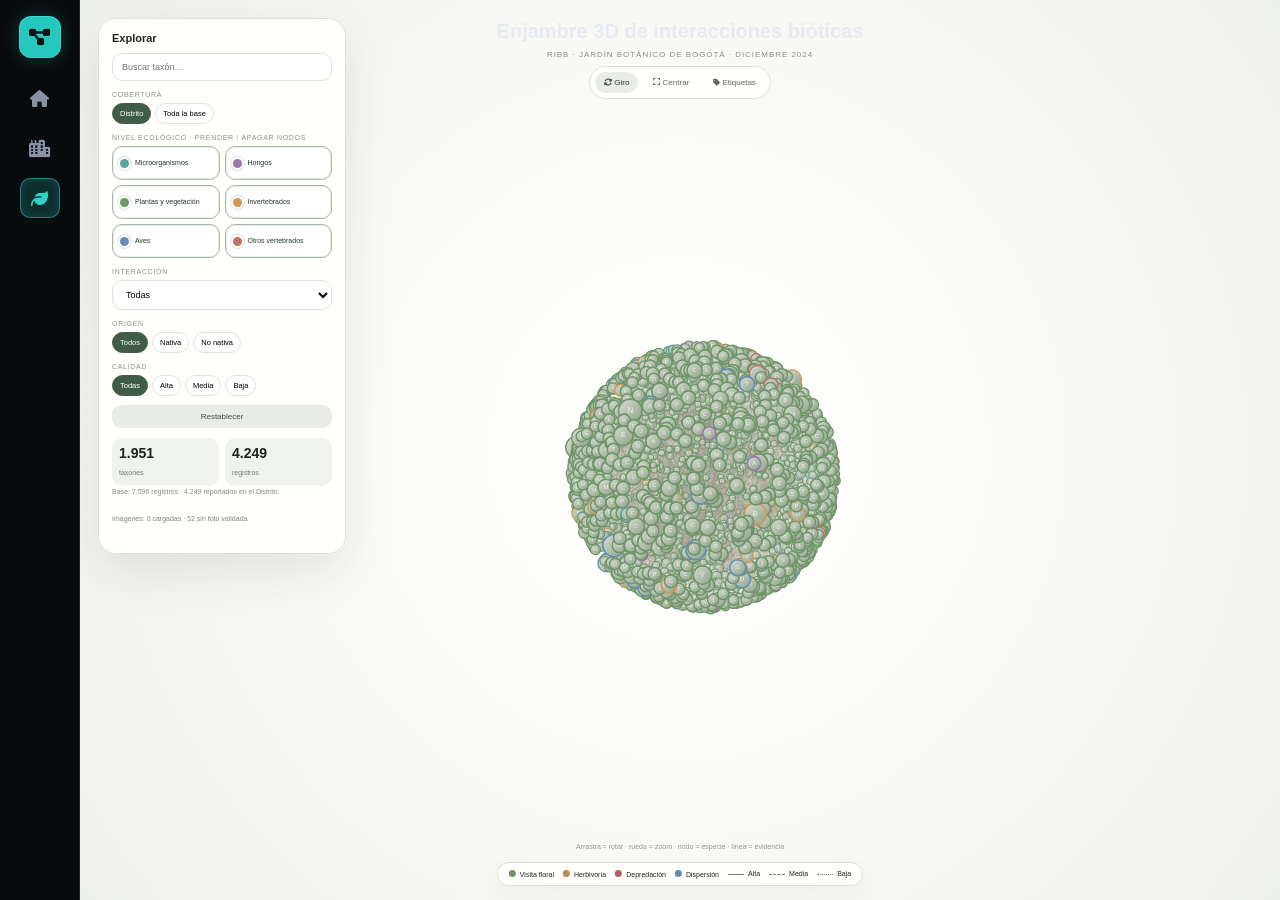
<file: modules/network-02/red.html>
<!doctype html>
<html lang="es">
<head>
<meta charset="utf-8"><meta name="viewport" content="width=device-width,initial-scale=1">
<title>Interacciones bióticas · Enjambre 3D RIBB</title>
<link rel="stylesheet" href="../../css/main.css"><link rel="stylesheet" href="../../css/sidebar.css">
<link rel="stylesheet" href="https://cdnjs.cloudflare.com/ajax/libs/font-awesome/6.5.1/css/all.min.css">
<style>
:root{--paper:#f7f7f3;--ink:#1f241f;--muted:#737a72;--glass:rgba(255,255,252,.94);--hair:#dde2d9;--green:#415c46;--shadow:0 18px 50px rgba(31,40,31,.10)}
*{box-sizing:border-box}html,body{margin:0;height:100%}body{font-family:Inter,Arial,sans-serif;background:var(--paper);color:var(--ink);overflow:hidden}
.app{display:flex;height:100vh}.main{position:relative;flex:1;min-width:0}.sidebar{z-index:60}
#swarm{position:absolute;inset:0;width:100%;height:100%;background:radial-gradient(circle at 50% 50%,#fff 0,#fafaf6 48%,#eef1e9 100%);touch-action:none;cursor:grab}
#swarm.dragging{cursor:grabbing}
.title{position:absolute;z-index:8;top:20px;left:50%;transform:translateX(-50%);text-align:center;pointer-events:none}
.title h1{margin:0;font-size:20px;font-weight:650}.title p{margin:6px 0;font-size:8px;text-transform:uppercase;letter-spacing:.12em;color:#8a9088}
.panel{position:absolute;z-index:15;background:var(--glass);border:1px solid var(--hair);box-shadow:var(--shadow);backdrop-filter:blur(18px)}
.filters{left:18px;top:18px;width:248px;padding:13px;border-radius:18px;max-height:calc(100vh - 36px);overflow:auto}
.detail{right:18px;top:18px;bottom:18px;width:330px;padding:18px;border-radius:20px;overflow:auto;transform:translateX(calc(100% + 36px));opacity:0;pointer-events:none;transition:.25s ease}
.detail.open{transform:none;opacity:1;pointer-events:auto}
.close{position:absolute;right:12px;top:12px;border:0;border-radius:50%;width:28px;height:28px;background:#edf0e9;cursor:pointer}
h3{font-size:11px;margin:0 0 9px}.label{display:block;font-size:7px;text-transform:uppercase;letter-spacing:.1em;color:#8a9088;margin:10px 0 5px}
.search,select{width:100%;border:1px solid var(--hair);background:#fff;border-radius:10px;padding:8px 9px;font-size:9px;outline:none}
.checks{display:flex;gap:4px;flex-wrap:wrap}.btn{border:1px solid var(--hair);background:#fff;border-radius:999px;padding:5px 7px;font-size:7.5px;cursor:pointer}
.btn.active{background:var(--green);color:#fff;border-color:var(--green)}
.eco-grid{display:grid;grid-template-columns:1fr 1fr;gap:5px}.eco-btn{min-height:34px;border:1px solid var(--hair);background:#fff;border-radius:10px;padding:6px 7px;display:flex;align-items:center;gap:6px;text-align:left;font-size:7px;color:#687068;cursor:pointer;line-height:1.15}.eco-btn i{width:9px;height:9px;border-radius:50%;flex:0 0 auto;box-shadow:0 0 0 2px #fff,0 0 0 3px #dfe4dc}.eco-btn:not(.active){opacity:.38;background:#f2f3ef;text-decoration:line-through}.eco-btn.active{border-color:#aab6aa;color:#26352a;box-shadow:inset 0 0 0 1px #e9ede7}.stats{display:flex;gap:6px;margin-top:10px}.stat{flex:1;background:#f0f3ec;border-radius:10px;padding:7px}.stat b{display:block;font-size:14px}.stat span{font-size:7px;color:var(--muted)}
.reset{width:100%;margin-top:9px;border:0;background:#e8ece4;color:#465044;border-radius:9px;padding:7px;font-size:8px;cursor:pointer}
.viewbar{position:absolute;z-index:10;top:18px;left:50%;transform:translateX(-50%);margin-top:48px;display:flex;gap:6px;background:rgba(255,255,252,.88);border:1px solid var(--hair);border-radius:999px;padding:5px;backdrop-filter:blur(12px)}
.viewbar button{border:0;background:transparent;border-radius:999px;padding:6px 9px;font-size:8px;color:#5d665b;cursor:pointer}
.viewbar button.active{background:#e8ece4;color:#2e3b2f}
.detail h2{font-size:16px;margin:0 34px 8px 0;font-style:italic}.detail p{font-size:10px;line-height:1.55;color:#555d54}
.detail h4{font-size:8px;text-transform:uppercase;letter-spacing:.1em;color:#8a9088;margin:15px 0 6px}
.hero{height:150px;border-radius:14px;background:#e7eae3 center/cover;margin:10px 0}.badge{display:inline-block;font-size:7.5px;padding:5px 7px;background:#edf0e9;border-radius:999px;margin:2px}
.warning{padding:10px;border-radius:10px;background:#f5f0df;color:#695c37;font-size:8px;line-height:1.45}
.legend{position:absolute;left:50%;bottom:14px;transform:translateX(-50%);z-index:9;background:rgba(255,255,252,.94);border:1px solid var(--hair);border-radius:999px;padding:7px 11px;display:flex;gap:9px;font-size:7px;box-shadow:0 8px 25px #0000000b;white-space:nowrap}
.dot{width:7px;height:7px;border-radius:50%;display:inline-block;margin-right:4px}.line{display:inline-block;width:16px;border-top:1.5px solid #777;margin-right:4px;vertical-align:middle}.dash{border-top-style:dashed}.dotline{border-top-style:dotted}
.loading{position:absolute;inset:0;display:grid;place-items:center;background:var(--paper);z-index:70;font-size:11px;color:#777}.hint{position:absolute;left:50%;bottom:50px;transform:translateX(-50%);font-size:7px;color:#929890;z-index:8;pointer-events:none}
.small{font-size:7px!important;color:#888!important}.imageState{font-size:7px;color:#7f857c;margin-top:6px}
.tooltip{position:absolute;z-index:20;pointer-events:none;background:#202720;color:#fff;border-radius:8px;padding:6px 8px;font-size:8px;display:none;max-width:180px}

.subnet-modal{position:fixed;inset:0;z-index:120;background:rgba(4,8,6,.94);display:none;align-items:center;justify-content:center;padding:34px;backdrop-filter:blur(12px)}
.subnet-modal.open{display:flex}
.subnet-shell{position:relative;width:min(1180px,94vw);height:min(760px,88vh);border:1px solid rgba(255,255,255,.12);border-radius:24px;background:radial-gradient(circle at 50% 48%,#172019 0,#090d0a 48%,#040604 100%);overflow:hidden;box-shadow:0 24px 90px #0008}
.subnet-head{position:absolute;left:24px;top:20px;z-index:8;color:#fff}
.subnet-head .ey{font-size:8px;letter-spacing:.14em;text-transform:uppercase;color:#9db1a2;margin-bottom:5px}
.subnet-head h2{margin:0;font-size:18px;font-style:italic}
.subnet-head p{margin:6px 0 0;font-size:9px;color:#98a69b;max-width:480px;line-height:1.45}
.subnet-close{position:absolute;right:18px;top:18px;z-index:12;width:38px;height:38px;border:1px solid #ffffff26;border-radius:50%;background:#ffffff12;color:#fff;cursor:pointer;font-size:16px}
.subnet-stage{position:absolute;inset:0}
.subnet-svg{position:absolute;inset:0;width:100%;height:100%}
.sub-ring{display:none}.eco-zone-label{font:600 9px Inter,Arial;letter-spacing:.11em;text-transform:uppercase;opacity:.72}
.sub-node{position:absolute;transform:translate(-50%,-50%);display:flex;flex-direction:column;align-items:center;gap:4px;cursor:pointer;z-index:5;width:100px;color:#fff}
.sub-node .pic{width:54px;height:54px;border-radius:50%;overflow:hidden;border:2px solid #fff;background:#36443a;box-shadow:0 8px 24px #0008;display:grid;place-items:center;font-size:18px;font-weight:700;color:#dce5de}
.sub-node.center .pic{width:84px;height:84px;border-width:3px}
.sub-node img{width:100%;height:100%;object-fit:cover;display:block}
.sub-node .nm{font-size:8px;line-height:1.15;text-align:center;text-shadow:0 1px 4px #000;max-width:105px}
.sub-node.center .nm{font-size:12px;font-weight:700}
.sub-node .rel{font-size:6px;line-height:1.1;text-transform:uppercase;letter-spacing:.05em;opacity:.78;text-align:center}
.sub-node:hover .pic{box-shadow:0 0 0 4px #ffffff1f,0 8px 28px #000}
.subnet-legend{position:absolute;left:24px;bottom:18px;z-index:8;display:flex;gap:11px;flex-wrap:wrap;color:#b7c1ba;font-size:8px}
.subnet-legend span{display:flex;align-items:center;gap:5px}.subnet-legend i{width:18px;height:2px;border-radius:2px;display:block}
.subnet-note{position:absolute;right:24px;bottom:18px;color:#7f8c82;font-size:8px;z-index:8}
@media(max-width:760px){.subnet-modal{padding:10px}.subnet-shell{width:100%;height:86vh}.sub-node{width:82px}.sub-node .pic{width:48px;height:48px}.sub-node.center .pic{width:72px;height:72px}.sub-node .nm{font-size:7px}.subnet-head{left:14px;top:14px}.subnet-legend{left:14px;bottom:12px;max-width:70%}}

body.embed .sidebar,body.embed .title,body.embed .filters,body.embed .detail,body.embed .viewbar,body.embed .hint{display:none!important}
body.embed .app,body.embed .main{width:100vw;height:100vh}
body.embed #swarm{inset:0}
body.embed .legend{bottom:12px;background:rgba(255,255,252,.88)}
body.embed .subnet-modal{z-index:200}
body.storymode{background:#050806;color:#eef6ef}
body.storymode #swarm{background:radial-gradient(circle at 50% 50%,#101a13 0,#071009 48%,#020403 100%)}
body.storymode .legend{background:rgba(5,9,6,.78);border-color:rgba(255,255,255,.08);color:#c9d5cb}
body.storymode .legend .label,body.storymode .legend .small{color:#aebbb1}

.subnet-edit-btn{position:absolute;right:68px;top:18px;z-index:30;border:1px solid #d9f3df;background:#dff4e4;color:#17301f;border-radius:999px;padding:10px 14px;font-size:8px;font-weight:800;cursor:pointer}
.subnet-editor{position:absolute;right:18px;top:66px;z-index:25;width:280px;max-height:calc(100% - 100px);overflow:auto;background:rgba(13,19,15,.97);border:1px solid #ffffff22;border-radius:16px;padding:12px;color:#eef4ef;box-shadow:0 18px 50px #0008;backdrop-filter:blur(14px)}
.subnet-editor.closed{display:none}.subnet-editor h3{font-size:12px;margin:0 0 9px}.subnet-editor .field{display:grid;grid-template-columns:74px 1fr;gap:8px;align-items:center;margin:7px 0}.subnet-editor label{font-size:7px;color:#9caaa0;text-transform:uppercase;letter-spacing:.08em}
.subnet-editor input,.subnet-editor select,.subnet-editor textarea{width:100%;box-sizing:border-box;background:#07100a;color:#fff;border:1px solid #ffffff20;border-radius:8px;padding:7px;font:8px Inter,Arial}.subnet-editor textarea{height:96px;resize:vertical}
.subnet-editor .row{display:flex;gap:6px;flex-wrap:wrap;margin-top:8px}.subnet-editor button{border:1px solid #ffffff22;background:#ffffff0d;color:#fff;border-radius:999px;padding:7px 9px;font-size:7px;cursor:pointer}.subnet-editor button.primary{background:#dff4e4;color:#17301f;font-weight:800}
.sub-node.editing{cursor:grab}.sub-node.editing:active{cursor:grabbing}.sub-node.selected .pic{box-shadow:0 0 0 4px #f0e48b,0 8px 28px #000}.subnet-svg .selected-edge{filter:drop-shadow(0 0 5px currentColor)}
</style>
</head>
<body><div class="app">
<aside class="sidebar">
<a class="brand-icon" href="../../index.html"><i class="fa-solid fa-diagram-project"></i></a>
<nav class="icon-nav">
<a href="../../index.html" class="icon-nav-item"><i class="fa-solid fa-house"></i></a>
<a href="../network-01/index.html" class="icon-nav-item"><i class="fa-solid fa-city"></i></a>
<a href="index.html" class="icon-nav-item active"><i class="fa-solid fa-leaf"></i></a>
</nav></aside>
<main class="main">
<div id="loading" class="loading">Cargando RIBB y preparando el enjambre 3D…</div>
<canvas id="swarm"></canvas>
<div class="tooltip" id="tooltip"></div>

<div class="title">
  <h1>Enjambre 3D de interacciones bióticas</h1>
  <p>RIBB · Jardín Botánico de Bogotá · diciembre 2024</p>
</div>

<div class="viewbar">
  <button id="autoRotate" class="active"><i class="fa-solid fa-rotate"></i> Giro</button>
  <button id="fitView"><i class="fa-solid fa-expand"></i> Centrar</button>
  <button id="labels"><i class="fa-solid fa-tag"></i> Etiquetas</button>
</div>

<aside class="panel filters">
<h3>Explorar</h3>
<input id="search" class="search" placeholder="Buscar taxón…">
<span class="label">Cobertura</span>
<div class="checks" id="district">
  <button class="btn active" data-v="SI">Distrito</button>
  <button class="btn" data-v="ALL">Toda la base</button>
</div>
<span class="label">Nivel ecológico · prender / apagar nodos</span>
<div class="eco-grid" id="ecoGroups">
  <button class="eco-btn active" data-eco="micro"><i style="background:#57a6a1"></i><span>Microorganismos</span></button>
  <button class="eco-btn active" data-eco="fungi"><i style="background:#9a78aa"></i><span>Hongos</span></button>
  <button class="eco-btn active" data-eco="plants"><i style="background:#6f9569"></i><span>Plantas y vegetación</span></button>
  <button class="eco-btn active" data-eco="invert"><i style="background:#d09a55"></i><span>Invertebrados</span></button>
  <button class="eco-btn active" data-eco="birds"><i style="background:#668eb5"></i><span>Aves</span></button>
  <button class="eco-btn active" data-eco="vertebrates"><i style="background:#c46f67"></i><span>Otros vertebrados</span></button>
</div>
<span class="label">Interacción</span>
<select id="interaction"><option value="ALL">Todas</option></select>
<span class="label">Origen</span>
<div class="checks" id="origin">
  <button class="btn active" data-v="ALL">Todos</button>
  <button class="btn" data-v="Nativa">Nativa</button>
  <button class="btn" data-v="No nativa">No nativa</button>
</div>
<span class="label">Calidad</span>
<div class="checks" id="quality">
  <button class="btn active" data-v="ALL">Todas</button>
  <button class="btn" data-v="Alta">Alta</button>
  <button class="btn" data-v="Media">Media</button>
  <button class="btn" data-v="Baja">Baja</button>
</div>
<button id="reset" class="reset">Restablecer</button>
<div class="stats">
  <div class="stat"><b id="nodes">0</b><span>taxones</span></div>
  <div class="stat"><b id="edges">0</b><span>registros</span></div>
</div>
<p id="meta" class="small"></p>
<p id="imageProgress" class="imageState"></p>
</aside>

<aside id="detail" class="panel detail">
<button id="close" class="close"><i class="fa-solid fa-xmark"></i></button>
<h2>Selecciona un elemento</h2>
<p>Arrastra para rotar el enjambre. Usa la rueda para acercar o alejar. Haz clic en un nodo o en una conexión para consultar su evidencia.</p>
</aside>

<div class="hint">Arrastra = rotar · rueda = zoom · nodo = especie · línea = evidencia</div>

<div class="legend">
<span><i class="dot" style="background:#6f9569"></i>Visita floral</span>
<span><i class="dot" style="background:#be8b57"></i>Herbivoría</span>
<span><i class="dot" style="background:#b45f5f"></i>Depredación</span>
<span><i class="dot" style="background:#648bb2"></i>Dispersión</span>
<span><i class="line"></i>Alta</span>
<span><i class="line dash"></i>Media</span>
<span><i class="line dotline"></i>Baja</span>
</div>
</main></div>


<div class="subnet-modal" id="subnetModal" aria-hidden="true">
  <div class="subnet-shell" role="dialog" aria-modal="true" aria-labelledby="subnetTitle">
    <button class="subnet-close" id="subnetClose" aria-label="Cerrar subred"><i class="fa-solid fa-xmark"></i></button>
    <button class="subnet-edit-btn" id="subnetEditToggle"><i class="fa-solid fa-sliders"></i> editar</button>
    <aside class="subnet-editor" id="subnetEditor">
      <h3>Editar subred</h3>
      <div class="field"><label>Nodo</label><select id="seNode"></select></div>
      <div class="field"><label>X</label><input id="seX" type="number" min="2" max="98" step=".1"></div>
      <div class="field"><label>Y</label><input id="seY" type="number" min="8" max="92" step=".1"></div>
      <div class="field"><label>Tamaño</label><input id="seSize" type="range" min="36" max="110" step="2" value="58"></div>
      <div class="field"><label>Vínculo</label><select id="seEdge"></select></div>
      <div class="field"><label>Relación</label><select id="seRelation">
        <option>VISITA FLORAL</option><option>HERBIVORÍA</option><option>DEPREDACIÓN</option><option>DISPERSIÓN</option><option>OVIPOSICIÓN</option><option>NIDIFICACIÓN</option><option>PARASITISMO</option><option>MUTUALISMO</option><option>OTRAS INTERACCIONES</option>
      </select></div>
      <div class="field"><label>Línea</label><select id="seLine"><option value="solid">continua</option><option value="dash">segmentada</option><option value="dot">punteada</option></select></div>
      <div class="field"><label>Grosor</label><input id="seWidth" type="range" min=".6" max="5" step=".2" value="1.6"></div>
      <div class="field"><label>Color</label><input id="seColor" type="color" value="#6f9569"></div>
      <div class="row">
        <button class="primary" id="seSave">guardar escena</button>
        <button id="seRestore">restaurar nodos</button>
        <button id="seReset">restablecer</button>
      </div>
      <textarea id="seJSON" readonly placeholder="JSON de la escena guardada"></textarea>
    </aside>
    <div class="subnet-head">
      <div class="ey">Subred de interacción directa</div>
      <h2 id="subnetTitle">Especie seleccionada</h2>
      <p id="subnetSubtitle">Cada línea corresponde a un registro visible bajo los filtros actuales.</p>
    </div>
    <div class="subnet-stage" id="subnetStage">
      <svg class="subnet-svg" id="subnetSvg" viewBox="0 0 1000 650" preserveAspectRatio="none"></svg>
      <div id="subnetNodes"></div>
    </div>
    <div class="subnet-legend">
      <span><i style="background:#6f9569"></i>Visita floral</span>
      <span><i style="background:#be8b57"></i>Herbivoría</span>
      <span><i style="background:#b45f5f"></i>Depredación</span>
      <span><i style="background:#648bb2"></i>Dispersión</span>
      <span><i style="background:#8c73a5"></i>Otras</span>
    </div>
    <div class="subnet-note">clic en una especie = convertirla en centro</div>
  </div>
</div>

<script>
const COLORS={
  "VISITA FLORAL":"#6f9569","HERBIVORÍA":"#be8b57","DEPREDACIÓN":"#b45f5f","DISPERSIÓN":"#648bb2",
  "OVIPOSICIÓN":"#9870a6","PARASITISMO":"#8c73a5","MUTUALISMO":"#5a9a90","OTRAS INTERACCIONES":"#8a8a86"
};

const ECO_COLORS={micro:"#57a6a1",fungi:"#9a78aa",plants:"#6f9569",invert:"#d09a55",birds:"#668eb5",vertebrates:"#c46f67"};
const ECO_LABELS={micro:"Microorganismos",fungi:"Hongos",plants:"Plantas y vegetación",invert:"Invertebrados",birds:"Aves",vertebrates:"Otros vertebrados"};
const activeEco=new Set(Object.keys(ECO_LABELS));

const state={
  district:"SI",interaction:"ALL",origin:"ALL",quality:"ALL",search:"",
  focus:null, interactionSet:null, includeIsolated:false, yaw:0.35,pitch:-0.16,zoom:1,auto:true,labels:false
};
const sceneAnim={alpha:1,targetAlpha:1,zoomBoost:0,targetZoomBoost:0,spin:0,targetSpin:0,morph:1,targetMorph:1,burst:0,targetBurst:0,flash:0,targetFlash:0,busy:false,pending:null,lastApplied:null};
const neonState={groups:new Set(),interaction:null,interactions:new Set(),strength:0,targetStrength:0};
const storyState={scene:null,records:null,nodeIds:null,featured:new Set(),caption:""};

let DATA=null,visible=[],nodes=[],nodeMap=new Map(),edgeScreen=[];
let canvas=document.querySelector("#swarm"),ctx=canvas.getContext("2d"),tooltip=document.querySelector("#tooltip");
let W=0,H=0,dpr=1,drag=false,dragMoved=false,lastX=0,lastY=0,hoverNode=null;
let raf=null,lastFrame=performance.now();

const imageCache=new Map();
const imageQueue=[];
let activeLoads=0,loadedCount=0,failedCount=0;
const MAX_LOADS=5;

function hash(s){
  let h=2166136261;
  for(let i=0;i<s.length;i++){h^=s.charCodeAt(i);h=Math.imul(h,16777619)}
  return h>>>0;
}

function unitSphere(id){
  const h1=(hash(id)%100000)/100000;
  const h2=(hash(id+"@z")%100000)/100000;
  const theta=h1*Math.PI*2;
  const z=h2*2-1;
  const r=Math.sqrt(Math.max(0,1-z*z));
  return {x:r*Math.cos(theta),y:z,z:r*Math.sin(theta)};
}

function resize(){
  dpr=devicePixelRatio||1;
  W=canvas.clientWidth; H=canvas.clientHeight;
  canvas.width=W*dpr; canvas.height=H*dpr;
  ctx.setTransform(dpr,0,0,dpr,0,0);
}

function rotatePoint(p){
  const cy=Math.cos(state.yaw),sy=Math.sin(state.yaw);
  const cp=Math.cos(state.pitch),sp=Math.sin(state.pitch);
  const x1=p.x*cy-p.z*sy;
  const z1=p.x*sy+p.z*cy;
  const y2=p.y*cp-z1*sp;
  const z2=p.y*sp+z1*cp;
  return {x:x1,y:y2,z:z2};
}

function project(n){
  const p=rotatePoint(n.base);
  const depth=2.8-p.z;
  const scale=(state.zoom+sceneAnim.zoomBoost)*(Math.min(W,H)*0.38)/depth;
  const cx=W*0.52,cy=H*0.53;
  const morph=Math.max(.02,sceneAnim.morph);
  const burst=sceneAnim.burst;
  const radial=scale*morph*(1+burst*.72);
  return {
    x:cx+p.x*radial,
    y:cy+p.y*radial,
    z:p.z,
    scale:Math.max(.22,Math.min(2.8,(1.15/depth*2.3)*(0.45+0.55*morph)*(1+burst*.28)))
  };
}

function ecoGroup(name){
  const n=(name||"").toLowerCase();
  const first=n.split(/\s+/)[0];
  const micro=["bacteria","archaea","cyanobacteria","bacillota","proteobacteria","actinomycetota","bacteroidota","firmicutes","bacillus","pseudomonas","rhizobium","azotobacter","nostoc","micrococcus"];
  const fungi=["fungi","ascomycota","basidiomycota","glomeromycetes","glomeromycota","agaricomycetes","sordariomycetes","eurotiomycetes","saccharomycetes","penicillium","aspergillus","fusarium","alternaria","candida"];
  const plants=["plantae","spermatophyta","magnoliopsida","liliopsida","angiospermae","pinopsida","bryophyta","polypodiopsida","marchantiophyta","chlorophyta","charophyta"];
  const invert=["insecta","arachnida","malacostraca","gastropoda","bivalvia","clitellata","nematoda","hexanauplia","collembola","chilopoda","diplopoda","hymenoptera","diptera","coleoptera","lepidoptera","hemiptera","orthoptera","blattodea","araneae","acari","odonata","formicidae","apidae"];
  const birds=["aves","anseriformes","apodiformes","charadriiformes","columbiformes","falconiformes","galliformes","gruiformes","passeriformes","pelecaniformes","piciformes","psittaciformes","strigiformes","trochilidae"];
  const verts=["mammalia","actinopterygii","amphibia","reptilia","chondrichthyes","squamata","rodentia","carnivora","chiroptera","primates","cypriniformes","siluriformes"];
  if(micro.some(x=>n===x||first===x))return "micro";
  if(fungi.some(x=>n===x||first===x))return "fungi";
  if(plants.some(x=>n===x||first===x))return "plants";
  if(invert.some(x=>n===x||first===x))return "invert";
  if(birds.some(x=>n===x||first===x))return "birds";
  if(verts.some(x=>n===x||first===x))return "vertebrates";
  // genus/species heuristics for common RIBB groups
  if(/^(apis|bombus|thygater|trigona|melipona|araneus|agriopa|steatoda|culex|aedes|drosophila|danaus|vanessa|heliconius)\b/.test(n))return "invert";
  if(/^(colibri|diglossa|turdus|metallura|gallinula|zonotrichia|tyrannus|tangara|coeligena|lesbia|notiochelidon|patagioenas|zenaida)\b/.test(n))return "birds";
  if(/^(cyprinus|oncorhynchus|poecilia|rattus|mus|canis|felis|didelphis|anolis|pristimantis)\b/.test(n))return "vertebrates";
  // most binomial botanical taxa in RIBB are recognized by known botanical high-level nodes;
  // unresolved taxa stay visible under plants only when their origin metadata identifies a plant below.
  return "plants";
}

function match(r){
  if(!activeEco.has(ecoGroup(r.s))||!activeEco.has(ecoGroup(r.t)))return false;
  if(state.district!=="ALL"&&r.district!==state.district)return false;
  if(state.interactionSet&&state.interactionSet.size&&!state.interactionSet.has(r.title))return false;
  if(!state.interactionSet&&state.interaction!=="ALL"&&r.title!==state.interaction)return false;
  if(state.quality!=="ALL"&&r.q!==state.quality)return false;
  if(state.search){
    const q=state.search.toLowerCase();
    if(!r.s.toLowerCase().includes(q)&&!r.t.toLowerCase().includes(q))return false;
  }
  if(state.origin!=="ALL"){
    const a=DATA.nodeById.get(r.s),b=DATA.nodeById.get(r.t);
    const ok=[a?.origin||"",b?.origin||""].some(x=>x.toLowerCase().startsWith(state.origin.toLowerCase()));
    if(!ok)return false;
  }
  return true;
}

function rebuild(){
  if(storyState.scene&&storyState.records){
    visible=[...storyState.records];
  }else{
    visible=DATA.records.filter(match);
  }

  const ids=new Set();
  visible.forEach(r=>{ids.add(r.s);ids.add(r.t)});

  if(storyState.scene&&storyState.nodeIds){
    storyState.nodeIds.forEach(id=>ids.add(id));
  }else if(state.includeIsolated){
    [...DATA.nodes]
      .filter(n=>activeEco.has(ecoGroup(n.id)))
      .sort((a,b)=>(b.n||0)-(a.n||0))
      .slice(0,220)
      .forEach(n=>ids.add(n.id));
  }

  if(!ids.size){
    [...DATA.nodes].sort((a,b)=>(b.n||0)-(a.n||0)).slice(0,120).forEach(n=>ids.add(n.id));
  }

  nodes=[...ids].map(id=>{
    const src=DATA.nodeById.get(id)||{id,n:1,origin:""};
    return {...src,id,base:unitSphere(id),screen:null};
  });
  nodeMap=new Map(nodes.map(n=>[n.id,n]));
  document.querySelector("#nodes").textContent=nodes.length.toLocaleString("es-CO");
  document.querySelector("#edges").textContent=visible.length.toLocaleString("es-CO");
  queueImages();
}

function queueImages(){
  const prioritized=[...nodes].sort((a,b)=>(b.n||0)-(a.n||0));
  for(const n of prioritized){
    if(imageCache.has(n.id))continue;
    imageCache.set(n.id,{status:"queued",img:null,url:""});
    imageQueue.push(n.id);
  }
  pumpImages();
  updateImageProgress();
}

function updateImageProgress(){
  const total=[...imageCache.values()].filter(x=>x.status!=="unused").length;
  document.querySelector("#imageProgress").textContent=
    total ? "Imágenes: "+loadedCount.toLocaleString("es-CO")+" cargadas · "+failedCount+" sin foto validada" : "";
}

async function resolveImage(name){
  const pickPhoto=t=>t?.default_photo?.medium_url||t?.default_photo?.square_url||"";
  try{
    const exactRes=await fetch("https://api.inaturalist.org/v1/taxa?q="+encodeURIComponent(name)+"&per_page=10");
    if(exactRes.ok){
      const j=await exactRes.json();
      const exact=(j.results||[]).find(x=>(x.name||"").toLowerCase()===name.toLowerCase()&&pickPhoto(x));
      if(exact)return pickPhoto(exact);
    }
    const autoRes=await fetch("https://api.inaturalist.org/v1/taxa/autocomplete?q="+encodeURIComponent(name)+"&per_page=20");
    if(autoRes.ok){
      const j=await autoRes.json(),list=j.results||[];
      const exact=list.find(x=>(x.name||"").toLowerCase()===name.toLowerCase()&&pickPhoto(x));
      if(exact)return pickPhoto(exact);
      const photographed=list.find(x=>pickPhoto(x));
      if(photographed)return pickPhoto(photographed);
    }
    const genus=(name||"").trim().split(/\\s+/)[0];
    if(genus&&genus!==name){
      const gr=await fetch("https://api.inaturalist.org/v1/taxa/autocomplete?q="+encodeURIComponent(genus)+"&per_page=12");
      if(gr.ok){
        const gj=await gr.json();
        const gt=(gj.results||[]).find(x=>pickPhoto(x));
        if(gt)return pickPhoto(gt);
      }
    }
    return "";
  }catch{return ""}
}

function pumpImages(){
  while(activeLoads<MAX_LOADS&&imageQueue.length){
    const name=imageQueue.shift();
    const entry=imageCache.get(name);
    if(!entry||entry.status!=="queued")continue;
    entry.status="loading";activeLoads++;
    resolveImage(name).then(url=>{
      if(!url){
        entry.status="failed";failedCount++;return;
      }
      const img=new Image();
      img.crossOrigin="anonymous";
      img.onload=()=>{entry.status="loaded";entry.img=img;entry.url=url;loadedCount++;updateImageProgress()};
      img.onerror=()=>{entry.status="failed";failedCount++;updateImageProgress()};
      img.src=url;
    }).finally(()=>{activeLoads--;updateImageProgress();pumpImages()});
  }
}

function linePattern(q){
  if(q==="Media")return [4,4];
  if(q==="Baja")return [1,4];
  return [];
}

function draw(){
  ctx.clearRect(0,0,W,H);
  if(sceneAnim.flash>.01){
    const cx=W*.52,cy=H*.53;
    const rr=Math.max(W,H)*(.08+(1-sceneAnim.flash)*.62);
    const g=ctx.createRadialGradient(cx,cy,0,cx,cy,rr);
    g.addColorStop(0,"rgba(151,255,187,"+(sceneAnim.flash*.22)+")");
    g.addColorStop(.38,"rgba(85,205,130,"+(sceneAnim.flash*.10)+")");
    g.addColorStop(1,"rgba(5,8,6,0)");
    ctx.fillStyle=g;ctx.fillRect(0,0,W,H);
    ctx.save();
    ctx.globalAlpha=sceneAnim.flash*.8;
    ctx.strokeStyle="#a7ffc2";ctx.shadowColor="#72ff9c";ctx.shadowBlur=32;ctx.lineWidth=2.5;
    ctx.beginPath();ctx.arc(cx,cy,rr*.62,0,Math.PI*2);ctx.stroke();
    ctx.restore();
  }
  ctx.save();
  ctx.globalAlpha=sceneAnim.alpha;
  edgeScreen=[];

  const projected=new Map();
  for(const n of nodes){n.screen=project(n);projected.set(n.id,n.screen)}

  const orderedEdges=visible.slice().sort((a,b)=>{
    const za=(projected.get(a.s)?.z||0)+(projected.get(a.t)?.z||0);
    const zb=(projected.get(b.s)?.z||0)+(projected.get(b.t)?.z||0);
    return za-zb;
  });

  ctx.lineCap="round";
  for(const r of orderedEdges){
    const a=projected.get(r.s),b=projected.get(r.t);
    if(!a||!b)continue;
    const hot=state.focus&&(state.focus===r.id||state.focus===r.s||state.focus===r.t);
    const dim=state.focus&&!hot;
    const depth=(a.z+b.z)/2;
    const edgeAlpha=dim?.012:(hot?.9:Math.max(.035,.10+(depth+1)*.035));
    ctx.globalAlpha=edgeAlpha*sceneAnim.alpha;
    const edgeNeon=(storyState.scene&&storyState.featured.size)|| (neonState.interactions.size&&neonState.interactions.has(r.title))||(neonState.interaction&&r.title===neonState.interaction)||(!neonState.interactions.size&&!neonState.interaction&&(neonState.groups.has(ecoGroup(r.s))||neonState.groups.has(ecoGroup(r.t))));
    ctx.strokeStyle=COLORS[r.title]||"#8b8f88";
    ctx.shadowColor=edgeNeon?(COLORS[r.title]||"#8b8f88"):"transparent";
    ctx.shadowBlur=edgeNeon?28*neonState.strength:0;
    ctx.lineWidth=edgeNeon?Math.max(2.2,3.8*neonState.strength):(hot?2.2:Math.max(.35,.65+(depth*.18)));
    ctx.setLineDash(linePattern(r.q));
    ctx.beginPath();ctx.moveTo(a.x,a.y);ctx.lineTo(b.x,b.y);ctx.stroke();
    if(edgeNeon&&neonState.strength>.15){
      const phase=((performance.now()*.00022)+((hash(r.id||r.s+r.t)%1000)/1000))%1;
      const px=a.x+(b.x-a.x)*phase, py=a.y+(b.y-a.y)*phase;
      ctx.save();
      ctx.globalAlpha=.95*sceneAnim.alpha*neonState.strength;
      ctx.fillStyle=COLORS[r.title]||"#8fd3a8";
      ctx.shadowColor=COLORS[r.title]||"#8fd3a8";
      ctx.shadowBlur=22;
      ctx.beginPath();ctx.arc(px,py,2.8+2*neonState.strength,0,Math.PI*2);ctx.fill();
      ctx.restore();
    }
    edgeScreen.push({r,a,b});
  }
  ctx.setLineDash([]);

  const ordered=[...nodes].sort((a,b)=>a.screen.z-b.screen.z);
  for(const n of ordered){
    const p=n.screen;
    const connected=state.focus?visible.some(r=>(r.s===state.focus&&r.t===n.id)||(r.t===state.focus&&r.s===n.id)):false;
    const hot=state.focus===n.id;
    const dim=state.focus&&!(hot||connected);
    const nodeAlpha=dim?.08:Math.max(.35,.72+(p.z+1)*.14);
    ctx.globalAlpha=nodeAlpha*sceneAnim.alpha;

    const baseRadius=4+Math.min(12,Math.sqrt(n.n||1)*.42);
    const radius=Math.max(3,baseRadius*p.scale)*(storyState.featured.has(n.id)?1.32:1);
    n.drawRadius=radius;

    ctx.save();
    ctx.beginPath();ctx.arc(p.x,p.y,radius,0,Math.PI*2);ctx.clip();
    const im=imageCache.get(n.id);
    if(im?.status==="loaded"&&im.img){
      const iw=im.img.naturalWidth,ih=im.img.naturalHeight;
      const side=Math.min(iw,ih);
      const sx=(iw-side)/2,sy=(ih-side)/2;
      ctx.drawImage(im.img,sx,sy,side,side,p.x-radius,p.y-radius,radius*2,radius*2);
    }else{
      const g=ctx.createLinearGradient(p.x-radius,p.y-radius,p.x+radius,p.y+radius);
      g.addColorStop(0,"#d9dfd4");g.addColorStop(1,"#8da087");
      ctx.fillStyle=g;ctx.fillRect(p.x-radius,p.y-radius,radius*2,radius*2);
      ctx.fillStyle="rgba(255,255,255,.82)";
      ctx.font=Math.max(6,radius*.7)+"px Inter,Arial";
      ctx.textAlign="center";ctx.textBaseline="middle";
      ctx.fillText((n.id||"?").charAt(0).toUpperCase(),p.x,p.y);
    }
    ctx.restore();

    ctx.globalAlpha=(dim?.08:1)*sceneAnim.alpha;
    const storyHot=storyState.featured.has(n.id);
    const nodeNeon=storyHot||neonState.groups.has(ecoGroup(n.id));
    if((nodeNeon||neonState.interactions.size)&&sceneAnim.burst>.04){
      ctx.save();
      ctx.globalAlpha=Math.min(.42,sceneAnim.burst*.5)*sceneAnim.alpha;
      ctx.strokeStyle=ECO_COLORS[ecoGroup(n.id)]||"#9dffb9";
      ctx.shadowColor=ctx.strokeStyle;ctx.shadowBlur=38;
      ctx.lineWidth=1.5;
      ctx.beginPath();ctx.arc(p.x,p.y,radius*(1.8+sceneAnim.burst*2.2),0,Math.PI*2);ctx.stroke();
      ctx.restore();
    }
    ctx.strokeStyle=hot?"#1f3d25":(ECO_COLORS[ecoGroup(n.id)]||"rgba(255,255,255,.96)");
    ctx.shadowColor=nodeNeon?(storyHot?"#b7ffca":(ECO_COLORS[ecoGroup(n.id)]||"#8fd3a8")):"transparent";
    ctx.shadowBlur=nodeNeon?34*neonState.strength:0;
    const pulse=nodeNeon?(1+Math.sin(performance.now()*.004+(hash(n.id)%100)/10)*.10*neonState.strength):1;
    ctx.lineWidth=nodeNeon?Math.max(2.8,4.8*neonState.strength):(hot?3:Math.max(1,1.2*p.scale));
    ctx.beginPath();ctx.arc(p.x,p.y,radius*pulse,0,Math.PI*2);ctx.stroke();
    if(nodeNeon&&neonState.strength>.2){
      ctx.globalAlpha=.22*sceneAnim.alpha*neonState.strength;
      ctx.lineWidth=1.2;
      ctx.beginPath();ctx.arc(p.x,p.y,radius*(1.55+.12*Math.sin(performance.now()*.003)),0,Math.PI*2);ctx.stroke();
      ctx.globalAlpha=(dim?.08:1)*sceneAnim.alpha;
    }

    ctx.shadowBlur=0;ctx.shadowColor="transparent";
    if(hot||state.labels){
      ctx.globalAlpha=(hot?1:.72)*sceneAnim.alpha;
      ctx.fillStyle="#253025";
      ctx.font=(hot?11:8)+"px Inter,Arial";
      ctx.textAlign="center";ctx.textBaseline="top";
      ctx.fillText(n.id,p.x,p.y+radius+5);
    }
  }
  ctx.globalAlpha=1;
  ctx.restore();
}

function animate(now){
  const dt=Math.min(32,now-lastFrame);lastFrame=now;
  if(state.auto&&!drag)state.yaw+=dt*.00008;
  const ease=Math.min(1,dt*.016);
  sceneAnim.alpha+=(sceneAnim.targetAlpha-sceneAnim.alpha)*ease;
  sceneAnim.zoomBoost+=(sceneAnim.targetZoomBoost-sceneAnim.zoomBoost)*ease;
  sceneAnim.spin+=(sceneAnim.targetSpin-sceneAnim.spin)*ease;
  sceneAnim.morph+=(sceneAnim.targetMorph-sceneAnim.morph)*ease;
  sceneAnim.burst+=(sceneAnim.targetBurst-sceneAnim.burst)*ease;
  sceneAnim.flash+=(sceneAnim.targetFlash-sceneAnim.flash)*Math.min(1,dt*.024);
  neonState.strength+=(neonState.targetStrength-neonState.strength)*ease;
  state.yaw+=sceneAnim.spin*dt*.0005;
  draw();
  raf=requestAnimationFrame(animate);
}

function nearestNode(x,y){
  let best=null,bd=26;
  for(const n of nodes){
    const p=n.screen;if(!p)continue;
    const d=Math.hypot(x-p.x,y-p.y);
    const hit=Math.max(12,n.drawRadius||6)+4;
    if(d<Math.min(bd,hit)){bd=d;best=n}
  }
  return best;
}

function segDist(px,py,a,b){
  const dx=b.x-a.x,dy=b.y-a.y,l2=dx*dx+dy*dy;
  if(!l2)return 999;
  let t=((px-a.x)*dx+(py-a.y)*dy)/l2;
  t=Math.max(0,Math.min(1,t));
  return Math.hypot(px-(a.x+t*dx),py-(a.y+t*dy));
}

function nearestEdge(x,y){
  let best=null,bd=5;
  for(const e of edgeScreen){
    const d=segDist(x,y,e.a,e.b);
    if(d<bd){bd=d;best=e.r}
  }
  return best;
}


function directRelations(id){
  return visible.filter(r=>r.s===id||r.t===id);
}

function relationLabel(r,centerId){
  if(r.i==="Consume") return (r.s===centerId?"consume":"es consumido por");
  if(r.i==="Poliniza a") return (r.s===centerId?"poliniza":"es polinizada por");
  if(r.i==="Dispersa"||r.i==="Dispersa a") return (r.s===centerId?"dispersa":"es dispersada por");
  if(r.i==="Parasita a") return (r.s===centerId?"parasita":"es parasitado por");
  if(r.i==="Oviposita en") return (r.s===centerId?"oviposita en":"recibe oviposición de");
  if(r.i==="Crece sobre") return (r.s===centerId?"crece sobre":"sirve de sustrato a");
  return (r.title||r.i||"interacción").toLowerCase();
}

const SPECIAL_ECO_GROUP={
  "Zonotrichia capensis costaricensis":"birds",
  "Ficus americana subsp. andicola":"plants",
  "Citharexylum subflavescens":"plants",
  "Lafoensia acuminata":"plants",
  "Ligustrum lucidum":"plants",
  "Syzygium paniculatum":"plants",
  "Smallanthus pyramidalis":"plants",
  "Alnus acuminata":"plants",
  "Baccharis bogotensis":"plants",
  "Dodonaea viscosa":"plants",
  "Sambucus peruviana":"plants",
  "Croton mutisianus":"plants",
  "Bocconia frutescens":"plants",
  "Cenchrus clandestinus":"plants",
  "Polygonum capitatum":"plants",
  "Taraxacum officinale":"plants",
  "Anthoxanthum odoratum":"plants",
  "Chusquea sp.":"plants",
  "Lumbricidae":"invert",
  "Tipula sp.":"invert",
  "Eristalis tenax":"invert",
  "Amastus rubridorsata":"invert",
  "Fungi":"fungi",
  "Molothrus bonariensis":"birds",
  "Asio stygius":"birds",
  "Tyto furcata contempta":"birds"
};

const SPECIAL_NETWORKS={
  "Zonotrichia capensis costaricensis":[
    {t:"Ficus americana subsp. andicola",i:"Oviposita en el tallo",title:"NIDIFICACIÓN",coord:"4.606143, -74.161681",district:"SI",status:"Reportada en Bogotá"},
    {t:"Ficus americana subsp. andicola",i:"Consume fruto",title:"HERBIVORÍA",coord:"",district:"SI",status:"Reportada en Bogotá"},
    {t:"Citharexylum subflavescens",i:"Consume fruto",title:"HERBIVORÍA",coord:"4.641169, -74.149218",district:"SI",status:"Reportada en Bogotá"},
    {t:"Lafoensia acuminata",i:"Consume semilla",title:"HERBIVORÍA",coord:"4.669460, -74.100150",district:"SI",status:"Reportada en Bogotá"},
    {t:"Lafoensia acuminata",i:"Oviposita en el tallo",title:"NIDIFICACIÓN",coord:"4.603200, -74.116730",district:"SI",status:"Reportada en Bogotá"},
    {t:"Ligustrum lucidum",i:"Consume semilla",title:"HERBIVORÍA",coord:"4.601950, -74.116270",district:"SI",status:"Reportada en Bogotá"},
    {t:"Ligustrum lucidum",i:"Consume flor",title:"VISITA FLORAL",coord:"4.601950, -74.116270",district:"SI",status:"Reportada en Bogotá"},
    {t:"Syzygium paniculatum",i:"Consume flor",title:"VISITA FLORAL",coord:"4.651220, -74.149440",district:"SI",status:"Reportada en Bogotá"},
    {t:"Syzygium paniculatum",i:"Oviposita en el tallo",title:"NIDIFICACIÓN",coord:"4.669460, -74.100150",district:"SI",status:"Reportada en Bogotá"},
    {t:"Smallanthus pyramidalis",i:"Consume fruto",title:"HERBIVORÍA",coord:"4.632056, -74.075028",district:"SI",status:"Reportada en Bogotá"},
    {t:"Alnus acuminata",i:"Consume semilla",title:"HERBIVORÍA",coord:"",district:"SI",status:"Reportada en Bogotá"},
    {t:"Baccharis bogotensis",i:"Oviposita en el tallo",title:"NIDIFICACIÓN",coord:"",district:"NO",status:"No reportada en el Distrito para esa interacción"},
    {t:"Dodonaea viscosa",i:"Oviposita en el tallo",title:"NIDIFICACIÓN",coord:"",district:"NO",status:"No reportada para esa interacción"},
    {t:"Sambucus peruviana",i:"Consume fruto",title:"HERBIVORÍA",coord:"",district:"SI",status:"Reportada en Bogotá"},
    {t:"Croton mutisianus",i:"Consume semilla",title:"HERBIVORÍA",coord:"4.669460, -74.100150",district:"SI",status:"Reportada en Bogotá"},
    {t:"Bocconia frutescens",i:"Consume semilla",title:"HERBIVORÍA",coord:"",district:"SI",status:"Reportada en Bogotá"},
    {t:"Cenchrus clandestinus",i:"Consume semilla",title:"HERBIVORÍA",coord:"4.667890, -74.100026",district:"SI",status:"Reportada en Bogotá"},
    {t:"Polygonum capitatum",i:"Consume semilla",title:"HERBIVORÍA",coord:"4.667269, -74.099741",district:"SI",status:"Reportada en Bogotá"},
    {t:"Taraxacum officinale",i:"Consume semilla",title:"HERBIVORÍA",coord:"",district:"SI",status:"Reportada en Bogotá"},
    {t:"Anthoxanthum odoratum",i:"Consume semilla",title:"HERBIVORÍA",coord:"4.761571, -74.075356",district:"SI",status:"Reportada en Bogotá"},
    {t:"Chusquea sp.",i:"Consume semilla",title:"HERBIVORÍA",coord:"",district:"SI",status:"Reportada en Bogotá"},
    {t:"Lumbricidae",i:"Consume",title:"OTRAS INTERACCIONES",coord:"4.608831, -74.129236",district:"SI",status:"Reportada en Bogotá"},
    {t:"Tipula sp.",i:"Consume",title:"OTRAS INTERACCIONES",coord:"4.664257, -74.117146",district:"SI",status:"Reportada en Bogotá"},
    {t:"Eristalis tenax",i:"Consume pupas",title:"OTRAS INTERACCIONES",coord:"4.800000, -74.050000",district:"SI",status:"Reportada en Bogotá"},
    {t:"Amastus rubridorsata",i:"Consume",title:"OTRAS INTERACCIONES",coord:"4.605673, -74.055525",district:"SI",status:"Reportada en Bogotá"},
    {t:"Fungi",i:"Se alimenta de hongos que crecen sobre Ficus americana",title:"OTRAS INTERACCIONES",coord:"4.603170, -74.115340",district:"SI",status:"Reportada en Bogotá"},
    {s:"Molothrus bonariensis",i:"Parasita el nido del copetón",title:"PARASITISMO",coord:"",district:"SI",status:"Reportada en Bogotá"},
    {s:"Asio stygius",i:"Depreda al copetón",title:"DEPREDACIÓN",coord:"",district:"SI",status:"Reportada en Bogotá"},
    {s:"Tyto furcata contempta",i:"Depreda al copetón",title:"DEPREDACIÓN",coord:"",district:"NO",status:"No reportada en Distrito para esa interacción"}
  ]
};

function specialSubgraph(rootId){
  const rows=SPECIAL_NETWORKS[rootId];
  if(!rows)return null;
  const edges=rows.map((x,idx)=>({
    id:"special-"+rootId+"-"+idx,
    s:x.s||rootId,t:x.t||rootId,
    i:x.i,title:x.title,q:x.district==="NO"?"Baja":"Alta",
    coord:x.coord||"",district:x.district,status:x.status||""
  }));
  const selected=[rootId],seen=new Set([rootId]),depth=new Map([[rootId,0]]),parentEdge=new Map();
  const adjacency=new Map();
  for(const r of edges){
    const other=r.s===rootId?r.t:r.s;
    if(!seen.has(other)){seen.add(other);selected.push(other);depth.set(other,1);parentEdge.set(other,{from:rootId,other,r})}
    if(!adjacency.has(r.s))adjacency.set(r.s,[]);
    if(!adjacency.has(r.t))adjacency.set(r.t,[]);
    adjacency.get(r.s).push({other:r.t,r});adjacency.get(r.t).push({other:r.s,r});
  }
  return {selected,depth,parentEdge,edges,adjacency,special:true};
}

function deepSubgraph(rootId,maxDepth=4,maxNodes=34){
  const special=specialSubgraph(rootId);if(special)return special;
  const adjacency=new Map();
  for(const r of DATA.records){
    if(!adjacency.has(r.s))adjacency.set(r.s,[]);
    if(!adjacency.has(r.t))adjacency.set(r.t,[]);
    adjacency.get(r.s).push({other:r.t,r});
    adjacency.get(r.t).push({other:r.s,r});
  }
  const depth=new Map([[rootId,0]]), parentEdge=new Map(), q=[rootId], selected=[rootId];
  while(q.length&&selected.length<maxNodes){
    const cur=q.shift(),d=depth.get(cur);
    if(d>=maxDepth)continue;
    const options=(adjacency.get(cur)||[]).filter(x=>activeEco.has(ecoGroup(x.other))).sort((a,b)=>{
      const da=(adjacency.get(a.other)||[]).length,db=(adjacency.get(b.other)||[]).length;
      const diversityA=ecoGroup(a.other)!==ecoGroup(cur)?1:0,diversityB=ecoGroup(b.other)!==ecoGroup(cur)?1:0;
      return diversityB-diversityA||db-da;
    });
    for(const x of options){
      if(depth.has(x.other))continue;
      depth.set(x.other,d+1);parentEdge.set(x.other,{from:cur,...x});selected.push(x.other);q.push(x.other);
      if(selected.length>=maxNodes)break;
    }
  }
  const ids=new Set(selected);
  const edges=DATA.records.filter(r=>ids.has(r.s)&&ids.has(r.t));
  return {selected,depth,parentEdge,edges,adjacency};
}

async function ensureNodePhoto(name,el){
  const cached=imageCache.get(name);
  if(cached?.status==="loaded"&&cached.url){el.innerHTML='<img src="'+cached.url+'" alt="'+name+'">';return;}
  const url=await resolveImage(name);
  if(url){let entry=imageCache.get(name);if(!entry){entry={status:"loading",img:null,url:""};imageCache.set(name,entry)}entry.url=url;el.innerHTML='<img src="'+url+'" alt="'+name+'">';}
}

function closeSubnetwork(){
  const modal=document.querySelector("#subnetModal");
  modal.classList.remove("open");modal.setAttribute("aria-hidden","true");
}

function openSubnetwork(n){
  const modal=document.querySelector("#subnetModal"),svg=document.querySelector("#subnetSvg"),holder=document.querySelector("#subnetNodes");
  const graph=deepSubgraph(n.id,4,34),ids=graph.selected;
  document.querySelector("#subnetTitle").textContent=n.id;
  document.querySelector("#subnetSubtitle").textContent=(ids.length-1)+" organismos relacionados · "+graph.edges.length+" registros/vínculos · evidencia RIBB visible en la subred.";
  holder.innerHTML="";svg.innerHTML="";
  const NS="http://www.w3.org/2000/svg";

  const savedKey="ribb-edit-scene:"+n.id;
  let saved=null;try{saved=JSON.parse(localStorage.getItem(savedKey)||"null")}catch(e){}
  const hidden=new Set(saved?.hidden||[]);
  const sizes=new Map(Object.entries(saved?.sizes||{}).map(([k,v])=>[k,+v]));
  const edgeStyles=new Map(Object.entries(saved?.edges||{}));

  const anchors={birds:{x:18,y:23},vertebrates:{x:18,y:67},invert:{x:48,y:24},plants:{x:55,y:68},fungi:{x:79,y:68},micro:{x:82,y:30}};
  const pos=new Map();
  const buckets={micro:[],fungi:[],plants:[],invert:[],birds:[],vertebrates:[]};
  ids.forEach(id=>(buckets[SPECIAL_ECO_GROUP?.[id]||ecoGroup(id)]||buckets.plants).push(id));
  Object.entries(buckets).forEach(([eco,arr])=>{
    const A=anchors[eco];if(!A||!arr.length)return;
    arr.forEach((id,i)=>{
      const h=(hash(id+"subedit")%10000)/10000,ang=i*2.399963+h*.8,rr=Math.sqrt(i+.45)*5.4;
      let x=A.x+Math.cos(ang)*rr,y=A.y+Math.sin(ang)*rr*.82;
      pos.set(id,{x:Math.max(7,Math.min(93,x)),y:Math.max(14,Math.min(86,y))});
    });
  });
  if(ids.length===2){pos.set(ids[0],{x:36,y:48});pos.set(ids[1],{x:64,y:48})}
  Object.entries(saved?.nodes||{}).forEach(([id,p])=>{if(pos.has(id))pos.set(id,{x:+p.x,y:+p.y})});

  let selectedNode=ids[0]||null,selectedEdge=graph.edges[0]?.id||null;

  const defs=document.createElementNS(NS,"defs");
  svg.appendChild(defs);

  function edgeId(r,i){return r.id||("edge-"+i+"-"+r.s+"-"+r.t)}
  graph.edges.forEach((r,i)=>{if(!r.id)r.id=edgeId(r,i)});

  function renderEdges(){
    [...svg.querySelectorAll("[data-subedge]")].forEach(x=>x.remove());
    graph.edges.forEach(r=>{
      if(hidden.has(r.s)||hidden.has(r.t))return;
      const p1=pos.get(r.s),p2=pos.get(r.t);if(!p1||!p2)return;
      const st=edgeStyles.get(r.id)||{};
      const relation=st.relation||r.title||"OTRAS INTERACCIONES";
      const color=st.color||COLORS[relation]||COLORS[r.title]||"#8c73a5";
      const line=document.createElementNS(NS,"line");
      line.dataset.subedge=r.id;
      line.setAttribute("x1",p1.x*10);line.setAttribute("y1",p1.y*6.5);
      line.setAttribute("x2",p2.x*10);line.setAttribute("y2",p2.y*6.5);
      line.setAttribute("stroke",color);line.style.color=color;
      line.setAttribute("stroke-width",String(st.width||1.6));
      line.setAttribute("stroke-opacity",".88");
      const ls=st.line||((r.q==="Media")?"dash":(r.q==="Baja"?"dot":"solid"));
      if(ls==="dash")line.setAttribute("stroke-dasharray","8 5");
      if(ls==="dot")line.setAttribute("stroke-dasharray","2 6");
      if(r.id===selectedEdge)line.classList.add("selected-edge");
      line.style.pointerEvents="stroke";line.style.cursor="pointer";
      line.addEventListener("click",ev=>{ev.stopPropagation();selectedEdge=r.id;syncEditor();renderEdges()});
      svg.appendChild(line);
    });
  }

  const nodeEls=new Map();
  ids.forEach(id=>{
    const p=pos.get(id);if(!p)return;
    const nd=nodeMap.get(id)||DATA.nodeById.get(id)||{id,n:0,origin:""};
    const eco=SPECIAL_ECO_GROUP?.[id]||ecoGroup(id),el=document.createElement("div");
    el.className="sub-node editing";el.dataset.node=id;
    const degree=graph.edges.filter(e=>e.s===id||e.t===id).length;
    const size=sizes.get(id)||(degree>=5?68:degree>=3?58:50);
    const direct=graph.edges.filter(r=>(r.s===n.id&&r.t===id)||(r.t===n.id&&r.s===id));
    const relTexts=direct.map(r=>r.i).filter(Boolean).filter((v,i,a)=>a.indexOf(v)===i);
    const coords=direct.map(r=>r.coord).filter(Boolean).filter((v,i,a)=>a.indexOf(v)===i);
    const statuses=direct.map(r=>r.status).filter(Boolean).filter((v,i,a)=>a.indexOf(v)===i);
    const relation=id===n.id?(SPECIAL_NETWORKS?.[n.id]?"Especie de partida":ECO_LABELS[eco]):(relTexts.length?relTexts.join(" · "):ECO_LABELS[eco]);
    const meta=[coords.join(" / "),statuses.join(" · ")].filter(Boolean).join("<br>");
    el.innerHTML='<div class="pic" style="border-color:'+(ECO_COLORS[eco]||"#fff")+';width:'+size+'px;height:'+size+'px">'+id.charAt(0).toUpperCase()+'</div><div class="nm">'+id+'</div><div class="rel">'+relation+(meta?"<br>"+meta:"")+'</div>';
    el.style.left=p.x+"%";el.style.top=p.y+"%";
    if(hidden.has(id))el.style.display="none";
    holder.appendChild(el);nodeEls.set(id,el);ensureNodePhoto(id,el.querySelector(".pic"));

    el.addEventListener("click",ev=>{ev.stopPropagation();selectedNode=id;syncEditor();refreshSelection()});
    el.addEventListener("dblclick",ev=>{ev.preventDefault();ev.stopPropagation();hidden.add(id);el.style.display="none";renderEdges();syncJSON()});
    el.addEventListener("pointerdown",ev=>{
      ev.preventDefault();ev.stopPropagation();selectedNode=id;syncEditor();refreshSelection();el.setPointerCapture(ev.pointerId);
      const move=mv=>{
        const rect=holder.getBoundingClientRect();
        const x=Math.max(3,Math.min(97,(mv.clientX-rect.left)/rect.width*100));
        const y=Math.max(10,Math.min(90,(mv.clientY-rect.top)/rect.height*100));
        pos.set(id,{x,y});el.style.left=x+"%";el.style.top=y+"%";
        document.querySelector("#seX").value=x.toFixed(1);document.querySelector("#seY").value=y.toFixed(1);
        renderEdges();
      };
      const up=()=>{el.removeEventListener("pointermove",move);el.removeEventListener("pointerup",up)};
      el.addEventListener("pointermove",move);el.addEventListener("pointerup",up);
    });
  });

  function refreshSelection(){
    nodeEls.forEach((el,id)=>el.classList.toggle("selected",id===selectedNode));
  }
  function syncEditor(){
    const ns=document.querySelector("#seNode"),es=document.querySelector("#seEdge");
    ns.innerHTML=ids.map(id=>'<option value="'+id.replaceAll('"','&quot;')+'">'+id+'</option>').join("");
    ns.value=selectedNode||"";
    es.innerHTML=graph.edges.map(r=>'<option value="'+r.id.replaceAll('"','&quot;')+'">'+r.s+' → '+r.t+'</option>').join("");
    es.value=selectedEdge||"";
    const p=pos.get(selectedNode);if(p){document.querySelector("#seX").value=p.x.toFixed(1);document.querySelector("#seY").value=p.y.toFixed(1);document.querySelector("#seSize").value=sizes.get(selectedNode)||50}
    const edge=graph.edges.find(r=>r.id===selectedEdge);
    if(edge){
      const st=edgeStyles.get(edge.id)||{};
      document.querySelector("#seRelation").value=st.relation||edge.title||"OTRAS INTERACCIONES";
      document.querySelector("#seLine").value=st.line||((edge.q==="Media")?"dash":(edge.q==="Baja"?"dot":"solid"));
      document.querySelector("#seWidth").value=st.width||1.6;
      document.querySelector("#seColor").value=st.color||COLORS[edge.title]||"#8c73a5";
    }
    refreshSelection();
  }
  function syncJSON(){
    const nodesObj={};pos.forEach((p,id)=>nodesObj[id]={x:+p.x.toFixed(2),y:+p.y.toFixed(2)});
    const sizesObj={};sizes.forEach((v,id)=>sizesObj[id]=v);
    const edgesObj={};edgeStyles.forEach((v,id)=>edgesObj[id]=v);
    const data={root:n.id,nodes:nodesObj,sizes:sizesObj,hidden:[...hidden],edges:edgesObj};
    document.querySelector("#seJSON").value=JSON.stringify(data,null,2);
    return data;
  }

  document.querySelector("#seNode").onchange=e=>{selectedNode=e.target.value;syncEditor()};
  const moveInput=()=>{const p=pos.get(selectedNode);if(!p)return;p.x=+document.querySelector("#seX").value;p.y=+document.querySelector("#seY").value;const el=nodeEls.get(selectedNode);if(el){el.style.left=p.x+"%";el.style.top=p.y+"%"}renderEdges()};
  document.querySelector("#seX").oninput=moveInput;document.querySelector("#seY").oninput=moveInput;
  document.querySelector("#seSize").oninput=e=>{sizes.set(selectedNode,+e.target.value);const pic=nodeEls.get(selectedNode)?.querySelector(".pic");if(pic){pic.style.width=e.target.value+"px";pic.style.height=e.target.value+"px"}};
  document.querySelector("#seEdge").onchange=e=>{selectedEdge=e.target.value;syncEditor();renderEdges()};
  const edgeInput=()=>{if(!selectedEdge)return;edgeStyles.set(selectedEdge,{relation:document.querySelector("#seRelation").value,line:document.querySelector("#seLine").value,width:+document.querySelector("#seWidth").value,color:document.querySelector("#seColor").value});renderEdges()};
  ["seRelation","seLine","seWidth","seColor"].forEach(id=>document.querySelector("#"+id).oninput=edgeInput);
  document.querySelector("#seSave").onclick=()=>{const data=syncJSON();localStorage.setItem(savedKey,JSON.stringify(data))};
  document.querySelector("#seRestore").onclick=()=>{hidden.clear();nodeEls.forEach(el=>el.style.display="");renderEdges();syncJSON()};
  document.querySelector("#seReset").onclick=()=>{localStorage.removeItem(savedKey);openSubnetwork(n)};
  document.querySelector("#subnetEditToggle").onclick=()=>document.querySelector("#subnetEditor").classList.toggle("closed");

  document.querySelector("#subnetEditor").classList.remove("closed");
  renderEdges();syncEditor();syncJSON();
  document.querySelector(".subnet-note").textContent="arrastrar = mover · clic línea = editar · doble clic nodo = ocultar";
  modal.classList.add("open");modal.setAttribute("aria-hidden","false");
}

document.querySelector("#subnetClose").addEventListener("click",closeSubnetwork);
document.querySelector("#subnetModal").addEventListener("click",e=>{if(e.target.id==="subnetModal")closeSubnetwork()});
document.addEventListener("keydown",e=>{if(e.key==="Escape")closeSubnetwork()});

function bindClose(){
  const b=document.querySelector("#close");
  if(b)b.onclick=()=>{
    document.querySelector("#detail").classList.remove("open");
    state.focus=null;
  };
}

function openNode(n,showPopup=true){
  state.focus=n.id;
  const d=document.querySelector("#detail");
  d.classList.add("open");
  const im=imageCache.get(n.id);
  const hero=im?.status==="loaded"&&im.url ? 'style="background-image:url(\''+im.url+'\')"' : "";
  d.innerHTML=
    '<button id="close" class="close"><i class="fa-solid fa-xmark"></i></button>'+
    '<h2>'+n.id+'</h2><div class="hero" '+hero+'></div>'+
    '<span class="badge" style="border:1px solid '+(ECO_COLORS[ecoGroup(n.id)]||'#ddd')+'">'+ECO_LABELS[ecoGroup(n.id)]+'</span>'+ '<span class="badge">'+(n.origin||"Origen no indicado")+'</span>'+
    '<span class="badge">'+(n.n||0)+' registros</span>'+
    '<h4>Lectura</h4><p>Se resaltan las relaciones directas de este taxón dentro del filtro actual. Su posición cambia con la rotación 3D, pero sus conexiones se conservan.</p>'+
    '<p class="small">'+(im?.status==="loaded"?"Foto taxonómica cargada por nombre científico.":"La foto todavía se está resolviendo o no hay una fotografía validada disponible.")+'</p>';
  bindClose();
  if(showPopup)openSubnetwork(n);
}

function explain(r){
  if(r.i==="Consume")return "<i>"+r.s+"</i> consume "+(r.part?"<b>"+r.part+"</b> de ":"")+"<i>"+r.t+"</i>.";
  if(r.i==="Poliniza a")return "<i>"+r.s+"</i> participa en la polinización de <i>"+r.t+"</i>.";
  if(r.i==="Dispersa"||r.i==="Dispersa a")return "<i>"+r.s+"</i> participa en la dispersión de <i>"+r.t+"</i>.";
  if(r.i==="Parasita a")return "<i>"+r.s+"</i> parasita a <i>"+r.t+"</i>.";
  return "<i>"+r.s+"</i> mantiene una interacción registrada con <i>"+r.t+"</i>.";
}

function openEdge(r){
  state.focus=r.id;
  const d=document.querySelector("#detail");
  d.classList.add("open");
  d.innerHTML=
    '<button id="close" class="close"><i class="fa-solid fa-xmark"></i></button>'+
    '<h2>'+r.s+' ↔ '+r.t+'</h2>'+
    '<span class="badge">'+r.title+'</span><span class="badge">Calidad '+r.q+'</span>'+
    '<h4>¿Por qué están conectadas?</h4><p>'+explain(r)+'</p>'+
    '<h4>Evidencia</h4><p><b>Parte:</b> '+(r.part||"No indicada")+'<br><b>Fecha:</b> '+(r.date||"No indicada")+'<br><b>Coordenadas:</b> '+(r.coord||"No indicadas")+'</p>'+
    '<h4>Fuente</h4><p>'+(r.ref||"Sin referencia visible")+'</p>'+
    '<div class="warning">Este registro no demuestra por sí solo presencia local en Kennedy.</div>';
  bindClose();
}

canvas.addEventListener("pointerdown",e=>{
  drag=true;dragMoved=false;lastX=e.clientX;lastY=e.clientY;
  canvas.setPointerCapture(e.pointerId);canvas.classList.add("dragging");
});
canvas.addEventListener("pointermove",e=>{
  const rect=canvas.getBoundingClientRect();
  const x=e.clientX-rect.left,y=e.clientY-rect.top;
  if(drag){
    const dx=e.clientX-lastX,dy=e.clientY-lastY;
    if(Math.abs(dx)+Math.abs(dy)>2)dragMoved=true;
    state.yaw+=dx*.006;state.pitch=Math.max(-1.25,Math.min(1.25,state.pitch+dy*.005));
    lastX=e.clientX;lastY=e.clientY;
  }else{
    const n=nearestNode(x,y);
    hoverNode=n;
    if(n){
      tooltip.style.display="block";
      tooltip.style.left=(x+14)+"px";tooltip.style.top=(y+14)+"px";
      tooltip.textContent=n.id+" · "+(n.n||0)+" registros";
    }else tooltip.style.display="none";
  }
});
canvas.addEventListener("pointerup",e=>{
  canvas.classList.remove("dragging");
  if(!dragMoved){
    const rect=canvas.getBoundingClientRect(),x=e.clientX-rect.left,y=e.clientY-rect.top;
    const n=nearestNode(x,y);
    if(n)openNode(n); else {const ed=nearestEdge(x,y);if(ed)openEdge(ed)}
  }
  drag=false;
});
canvas.addEventListener("pointercancel",()=>{drag=false;canvas.classList.remove("dragging")});
canvas.addEventListener("wheel",e=>{
  e.preventDefault();
  state.zoom=Math.max(.55,Math.min(2.2,state.zoom*(e.deltaY>0?.92:1.08)));
},{passive:false});

function group(id,key){
  document.querySelectorAll("#"+id+" .btn").forEach(b=>b.onclick=()=>{
    document.querySelectorAll("#"+id+" .btn").forEach(x=>x.classList.remove("active"));
    b.classList.add("active");state[key]=b.dataset.v;state.focus=null;rebuild();
  });
}

document.querySelector("#autoRotate").onclick=e=>{
  state.auto=!state.auto;e.currentTarget.classList.toggle("active",state.auto);
};
document.querySelector("#fitView").onclick=()=>{state.zoom=1;state.yaw=.35;state.pitch=-.16};
document.querySelector("#labels").onclick=e=>{
  state.labels=!state.labels;e.currentTarget.classList.toggle("active",state.labels);
};

document.querySelectorAll("#ecoGroups .eco-btn").forEach(btn=>{
  btn.addEventListener("click",()=>{
    const k=btn.dataset.eco;
    if(activeEco.has(k)){
      if(activeEco.size===1)return;
      activeEco.delete(k);btn.classList.remove("active");
    }else{
      activeEco.add(k);btn.classList.add("active");
    }
    state.focus=null;
    closeSubnetwork();
    rebuild();
  });
});


function syncEcoButtons(){
  document.querySelectorAll("#ecoGroups .eco-btn").forEach(btn=>btn.classList.toggle("active",activeEco.has(btn.dataset.eco)));
}
function animateSceneChange(applyFn,key){
  sceneAnim.pending={applyFn,key};
  if(sceneAnim.busy)return;
  sceneAnim.busy=true;

  // ACT I — collapse the old ecosystem into a bright core.
  sceneAnim.targetAlpha=.10;
  sceneAnim.targetMorph=.06;
  sceneAnim.targetBurst=0;
  sceneAnim.targetZoomBoost=.42;
  sceneAnim.targetSpin=4.2;
  neonState.targetStrength=0;

  setTimeout(()=>{
    const p=sceneAnim.pending;sceneAnim.pending=null;
    if(p){p.applyFn();sceneAnim.lastApplied=p.key}

    // ACT II — new layer explodes out of the core.
    sceneAnim.alpha=.10;
    sceneAnim.morph=.04;
    sceneAnim.burst=.85;
    sceneAnim.flash=1;
    sceneAnim.targetAlpha=1;
    sceneAnim.targetMorph=1;
    sceneAnim.targetBurst=0;
    sceneAnim.targetZoomBoost=0;
    sceneAnim.targetSpin=.45;
    sceneAnim.targetFlash=0;

    if(neonState.groups.size||neonState.interactions.size||neonState.interaction){
      neonState.strength=.08;
      neonState.targetStrength=1;
    }

    // ACT III — settle, leaving the active trophic layer glowing.
    setTimeout(()=>{sceneAnim.targetSpin=0},520);
    setTimeout(()=>{
      sceneAnim.busy=false;
      if(sceneAnim.pending)animateSceneChange(sceneAnim.pending.applyFn,sceneAnim.pending.key);
    },1250);
  },620);
}
function applyEcoSet(list){
  activeEco.clear();
  (list||[]).forEach(k=>{if(ECO_LABELS[k])activeEco.add(k)});
  if(!activeEco.size)Object.keys(ECO_LABELS).forEach(k=>activeEco.add(k));
  syncEcoButtons();state.focus=null;closeSubnetwork();rebuild();
}
function resetNetworkState(){
  activeEco.clear();Object.keys(ECO_LABELS).forEach(k=>activeEco.add(k));syncEcoButtons();
  state.interaction="ALL";state.quality="ALL";state.origin="ALL";state.search="";state.focus=null;
  const sel=document.querySelector("#interaction");if(sel)sel.value="ALL";
  closeSubnetwork();rebuild();
}
let networkDataReady=false;
const pendingNetworkMessages=[];

function topByConnectivity(records,limit=80){
  const score=new Map();
  records.forEach(r=>{score.set(r.s,(score.get(r.s)||0)+1);score.set(r.t,(score.get(r.t)||0)+1)});
  return [...score.entries()].sort((a,b)=>b[1]-a[1]).slice(0,limit).map(x=>x[0]);
}

function representativeRecords(types,perType=3){
  const out=[];
  for(const type of types){
    const pool=DATA.records.filter(r=>r.title===type);
    const deg=new Map();
    pool.forEach(r=>{deg.set(r.s,(deg.get(r.s)||0)+1);deg.set(r.t,(deg.get(r.t)||0)+1)});
    pool.sort((a,b)=>((deg.get(b.s)||0)+(deg.get(b.t)||0))-((deg.get(a.s)||0)+(deg.get(a.t)||0)));
    out.push(...pool.slice(0,perType));
  }
  return out;
}

function buildStoryScene(name){
  const all=DATA.records;
  if(name==="gis"){
    const plantEvidence=all.filter(r=>r.title==="VISITA FLORAL"||r.title==="HERBIVORÍA");
    const plantIds=new Set();
    plantEvidence.forEach(r=>{
      // In these interaction classes the resource/host side is usually the target in RIBB.
      plantIds.add(r.t);
    });
    const ranked=[...plantIds].map(id=>DATA.nodeById.get(id)||{id,n:1}).sort((a,b)=>(b.n||0)-(a.n||0)).slice(0,110).map(n=>n.id);
    return {records:[],nodeIds:new Set(ranked),featured:new Set(ranked.slice(0,18)),caption:"GIS · plantas y estructuras vegetales disponibles"};
  }

  if(name==="records"){
    const types=["VISITA FLORAL","HERBIVORÍA","PARASITISMO"];
    const recs=representativeRecords(types,7);
    const ids=new Set();recs.forEach(r=>{ids.add(r.s);ids.add(r.t)});
    return {records:recs,nodeIds:ids,featured:new Set([...ids]),caption:"Presencia · organismos asociados a tres procesos concretos"};
  }

  if(name==="ribb"){
    const types=["VISITA FLORAL","HERBIVORÍA","DEPREDACIÓN","DISPERSIÓN"];
    const recs=representativeRecords(types,4);
    const ids=new Set();recs.forEach(r=>{ids.add(r.s);ids.add(r.t)});
    return {records:recs,nodeIds:ids,featured:new Set([...ids]),caption:"RIBB · relaciones documentadas entre taxones"};
  }

  if(name==="evidence"){
    const recs=all.filter(r=>r.q==="Alta").slice(0,140);
    const ids=new Set(topByConnectivity(recs,90));
    const kept=recs.filter(r=>ids.has(r.s)&&ids.has(r.t));
    return {records:kept,nodeIds:ids,featured:new Set(topByConnectivity(kept,20)),caption:"Validación local · primero la evidencia de mayor calidad"};
  }

  if(name==="hyp"){
    const recs=all.slice(0,500);
    const ids=new Set(topByConnectivity(recs,150));
    const kept=all.filter(r=>ids.has(r.s)&&ids.has(r.t)).slice(0,500);
    return {records:kept,nodeIds:ids,featured:new Set(topByConnectivity(kept,28)),caption:"Modelo de nicho · especie + vegetación + espacio + interacción"};
  }

  return {records:null,nodeIds:null,featured:new Set(),caption:"Sistema completo"};
}

function setStoryScene(name){
  const scene=buildStoryScene(name);
  storyState.scene=name;
  storyState.records=scene.records;
  storyState.nodeIds=scene.nodeIds;
  storyState.featured=scene.featured;
  storyState.caption=scene.caption;
  state.includeIsolated=false;
  state.interaction="ALL";state.interactionSet=null;state.quality="ALL";state.focus=null;
  rebuild();
}
function handleNetworkMessage(m){
  if(!m||typeof m!=="object")return;
  if(!networkDataReady){pendingNetworkMessages.push(m);return}
  if(m.type==="storyScene"){
    animateSceneChange(()=>{
      setStoryScene(m.scene||null);
      neonState.groups.clear();
      neonState.interaction=null;
      neonState.interactions=new Set(m.neonInteractions||[]);
      neonState.targetStrength=1;
      try{parent.postMessage({type:"sceneApplied",scene:m.scene||null,nodes:nodes.length,edges:visible.length},"*")}catch(e){}
    },"story:"+String(m.scene));
    return;
  }
  if(m.type==="setScene"){
    const groups=(m.groups||Object.keys(ECO_LABELS)).filter(k=>ECO_LABELS[k]);
    const interactions=(m.interactions||[]).filter(Boolean);
    animateSceneChange(()=>{
      activeEco.clear();groups.forEach(k=>activeEco.add(k));syncEcoButtons();
      state.interaction="ALL";state.interactionSet=interactions.length?new Set(interactions):null;
      state.quality=m.quality||"ALL";state.includeIsolated=!!m.includeIsolated;state.focus=null;
      neonState.groups=new Set((m.neonGroups||[]).filter(k=>ECO_LABELS[k]));
      neonState.interaction=null;neonState.interactions=new Set(m.neonInteractions||interactions);
      neonState.targetStrength=(neonState.groups.size||neonState.interactions.size)?1:0;
      rebuild();
    },"scene:"+JSON.stringify([groups,interactions,m.quality||"ALL"]));
    return;
  }
  if(m.type==="setEco")animateSceneChange(()=>applyEcoSet(m.groups),"eco:"+JSON.stringify(m.groups));
  if(m.type==="setNeon"){
    neonState.groups=new Set((m.groups||[]).filter(k=>ECO_LABELS[k]));
    neonState.interaction=m.interaction||null;
    neonState.interactions=new Set(m.interactions||[]);
    neonState.targetStrength=(neonState.groups.size||neonState.interaction||neonState.interactions.size)?1:0;
  }
  if(m.type==="setInteraction"){const v=m.value||"ALL";animateSceneChange(()=>{state.interactionSet=null;state.interaction=v;const sel=document.querySelector("#interaction");if(sel)sel.value=state.interaction;state.focus=null;rebuild()},"interaction:"+v)}
  if(m.type==="setQuality"){const v=m.value||"ALL";animateSceneChange(()=>{state.quality=v;state.focus=null;rebuild()},"quality:"+v)}
  if(m.type==="resetNetwork"){storyState.scene=null;storyState.records=null;storyState.nodeIds=null;storyState.featured.clear();neonState.groups.clear();neonState.interaction=null;neonState.interactions.clear();neonState.targetStrength=0;state.interactionSet=null;state.includeIsolated=false;animateSceneChange(()=>resetNetworkState(),"reset");}
  if(m.type==="focusTaxon"||m.type==="openTaxon"){
    const n=nodeMap.get(m.taxon)||DATA?.nodeById?.get(m.taxon);
    if(n){state.focus=n.id;if(m.type==="openTaxon")openNode(n);else draw()}
  }
}
window.addEventListener("message",e=>handleNetworkMessage(e.data||{}));

async function init(){
  try{
    if(matchMedia&&matchMedia("(prefers-reduced-motion: reduce)").matches){
      sceneAnim.alpha=sceneAnim.targetAlpha=1;sceneAnim.zoomBoost=sceneAnim.targetZoomBoost=0;sceneAnim.morph=sceneAnim.targetMorph=1;sceneAnim.burst=sceneAnim.targetBurst=0;sceneAnim.flash=sceneAnim.targetFlash=0;
    }
    const qs=new URLSearchParams(location.search);
    if(qs.get("embed")==="1")document.body.classList.add("embed");
    if(qs.get("story")==="1")document.body.classList.add("storymode");
    resize();
    let res;
    const dataUrls=[
      "../../assets/data/ribb_web.json?v=2024-12-30",
      "/redes/assets/data/ribb_web.json?v=2024-12-30"
    ];
    let lastError=null;
    for(const url of dataUrls){
      try{
        res=await fetch(url,{cache:"force-cache"});
        if(res.ok)break;
        lastError=new Error("HTTP "+res.status+" · "+url);
      }catch(e){lastError=e}
    }
    if(!res||!res.ok)throw lastError||new Error("No fue posible cargar RIBB");
    DATA=await res.json();
    DATA.nodeById=new Map(DATA.nodes.map(n=>[n.id,n]));
    const sel=document.querySelector("#interaction");
    Object.keys(DATA.meta.interactionTypes||{}).sort().forEach(k=>{
      const o=document.createElement("option");o.value=k;o.textContent=k+" ("+DATA.meta.interactionTypes[k]+")";sel.appendChild(o);
    });
    document.querySelector("#meta").textContent=
      "Base: "+DATA.meta.totalRecords.toLocaleString("es-CO")+" registros · "+
      DATA.meta.districtRecords.toLocaleString("es-CO")+" reportados en el Distrito.";
    group("district","district");group("origin","origin");group("quality","quality");
    sel.onchange=e=>{state.interaction=e.target.value;rebuild()};
    document.querySelector("#search").oninput=e=>{state.search=e.target.value.trim();rebuild()};
    document.querySelector("#reset").onclick=()=>location.reload();
    bindClose();
    rebuild();
    networkDataReady=true;
    pendingNetworkMessages.splice(0).forEach(handleNetworkMessage);
    try{parent.postMessage({type:"networkReady"},"*")}catch(e){}
    document.querySelector("#loading").remove();
    lastFrame=performance.now();
    raf=requestAnimationFrame(animate);
  }catch(err){
    document.querySelector("#loading").innerHTML="No pude cargar la base RIBB. Error: "+err.message;
    console.error(err);
  }
}

addEventListener("resize",()=>{resize()});
init();
</script>
</body>
</html>
</file>
<file: css/main.css>
/* ==========================================================================
   GLOBAL LAYOUT & BASE THEME VARIABLES
   ========================================================================== */

:root {
  --site-bg: #0a0e14;
  --site-surface: #0f141c;
  --site-surface-card: #141b26;
  --site-line: rgba(255, 255, 255, 0.08);
  --site-line-strong: rgba(255, 255, 255, 0.16);
  --site-text: #e7eaf2;
  --site-muted: #8891a5;
  --site-teal: #2fd4c8;
  --site-teal-soft: rgba(47, 212, 200, 0.12);
  --site-font-body: 'Inter', system-ui, -apple-system, sans-serif;
  --site-font-display: 'Space Grotesk', 'Inter', sans-serif;
}

* {
  box-sizing: border-box;
  margin: 0;
  padding: 0;
}

html, body {
  height: 100%;
  background: var(--site-bg);
  color: var(--site-text);
  font-family: var(--site-font-body);
  overflow-x: hidden;
}

/* App Shell Layout */
.app-layout {
  display: flex;
  min-height: 100vh;
  width: 100vw;
}

/* Main Content Wrapper */
.main-content {
  flex: 1;
  display: flex;
  flex-direction: column;
  min-width: 0;
  background: var(--site-bg);
}

.topbar {
  height: 60px;
  background: var(--site-surface);
  border-bottom: 1px solid var(--site-line);
  display: flex;
  align-items: center;
  padding: 0 24px;
}

.topbar-title {
  font-family: var(--site-font-display);
  font-size: 16px;
  font-weight: 600;
  color: var(--site-text);
  display: flex;
  align-items: center;
  gap: 10px;
}

.topbar-title i {
  color: var(--site-teal);
}

.container {
  padding: 32px;
  max-width: 1000px;
}

h1 {
  font-family: var(--site-font-display);
  font-size: 28px;
  margin-bottom: 16px;
  color: var(--site-text);
}

p {
  color: var(--site-muted);
  line-height: 1.6;
  margin-bottom: 16px;
}

a {
  color: var(--site-teal);
  text-decoration: none;
}

a:hover {
  text-decoration: underline;
}
</file>
<file: css/sidebar.css>
/* ==========================================================================
   SIDEBAR NAVIGATION STYLESHEET (RESPONSIVE ADAPTATION)
   ========================================================================== */

.sidebar {
  flex: 0 0 80px;
  width: 80px;
  min-width: 80px;
  height: 100vh;
  position: sticky;
  top: 0;
  overflow-y: auto;
  scrollbar-width: none;
  box-sizing: border-box;
  display: flex;
  flex-direction: column;
  align-items: center;
  padding: 16px 0 18px;
  background: #080b0d;
  border-right: 1px solid rgba(255, 255, 255, 0.10);
  color: #dfe8e5;
  z-index: 100;
  user-select: none;
}

.sidebar::-webkit-scrollbar {
  display: none;
}

/* --- Brand / Logo Icon --- */
.sidebar .brand-icon {
  width: 42px;
  height: 42px;
  display: grid;
  place-items: center;
  margin-bottom: 20px;
  border: 1px solid rgba(70, 214, 208, 0.72);
  border-radius: 12px;
  background: #24c8bd;
  color: #061414;
  font-size: 19px;
  text-decoration: none;
  box-shadow: 0 0 18px rgba(70, 214, 208, 0.22);
  transition: transform 0.2s ease, box-shadow 0.2s ease, background 0.2s ease;
}

.sidebar .brand-icon:hover {
  transform: translateY(-2px);
  background: #45d8cf;
  box-shadow: 0 0 24px rgba(70, 214, 208, 0.4);
}

/* --- Nav Containers --- */
.sidebar .icon-nav {
  display: flex;
  flex-direction: column;
  align-items: center;
  gap: 10px;
  width: 100%;
  flex: 1;
}

.sidebar .icon-nav-footer {
  display: flex;
  flex-direction: column;
  align-items: center;
  gap: 10px;
  width: 100%;
  margin-top: auto;
  padding-top: 12px;
  border-top: 1px solid rgba(255, 255, 255, 0.08);
}

/* --- Navigation Link Items --- */
.sidebar .icon-nav-item {
  position: relative;
  width: 40px;
  height: 40px;
  display: grid;
  place-items: center;
  border-radius: 10px;
  color: #8891a5;
  font-size: 17px;
  text-decoration: none;
  background: transparent;
  border: 1px solid transparent;
  transition: all 0.2s ease;
}

.sidebar .icon-nav-item:hover {
  color: #2fd4c8;
  background: rgba(47, 212, 200, 0.12);
  border-color: rgba(47, 212, 200, 0.25);
  transform: scale(1.05);
}

/* --- Active Item State --- */
.sidebar .icon-nav-item.active {
  color: #2fd4c8;
  background: rgba(47, 212, 200, 0.18);
  border-color: rgba(47, 212, 200, 0.5);
  box-shadow: inset 0 0 10px rgba(47, 212, 200, 0.15);
}

/* --- Tooltip --- */
.sidebar .icon-nav-item[data-tooltip]::before {
  content: attr(data-tooltip);
  position: absolute;
  left: 58px;
  top: 50%;
  transform: translateY(-50%) translateX(-6px);
  background: #101417;
  color: #e8eeee;
  font-size: 11.5px;
  font-weight: 500;
  white-space: nowrap;
  padding: 5px 10px;
  border-radius: 6px;
  border: 1px solid rgba(70, 214, 208, 0.28);
  box-shadow: 0 4px 16px rgba(0, 0, 0, 0.6);
  opacity: 0;
  pointer-events: none;
  transition: opacity 0.2s ease, transform 0.2s ease;
  z-index: 150;
}

.sidebar .icon-nav-item[data-tooltip]:hover::before {
  opacity: 1;
  transform: translateY(-50%) translateX(0);
}

/* RESPONSIVE MOBILE SIDEBAR (BARRA HORIZONTAL INFERIOR/SUPERIOR EN MÓVIL) */
@media (max-width: 768px) {
  .app-layout {
    flex-direction: column;
  }

  .sidebar {
    width: 100%;
    min-width: 100%;
    height: 56px;
    min-height: 56px;
    flex: 0 0 56px;
    position: sticky;
    top: 0;
    flex-direction: row;
    justify-content: space-between;
    padding: 0 16px;
    border-right: none;
    border-bottom: 1px solid rgba(255, 255, 255, 0.10);
  }

  .sidebar .brand-icon {
    width: 36px;
    height: 36px;
    font-size: 16px;
    margin-bottom: 0;
  }

  .sidebar .icon-nav {
    flex-direction: row;
    justify-content: center;
    overflow-x: auto;
    scrollbar-width: none;
    gap: 8px;
    flex: 1;
    padding: 0 8px;
  }

  .sidebar .icon-nav-footer {
    display: none;
  }

  .sidebar .icon-nav-item[data-tooltip]::before {
    display: none; /* Hide hover tooltips on touch screens */
  }
}
</file>
